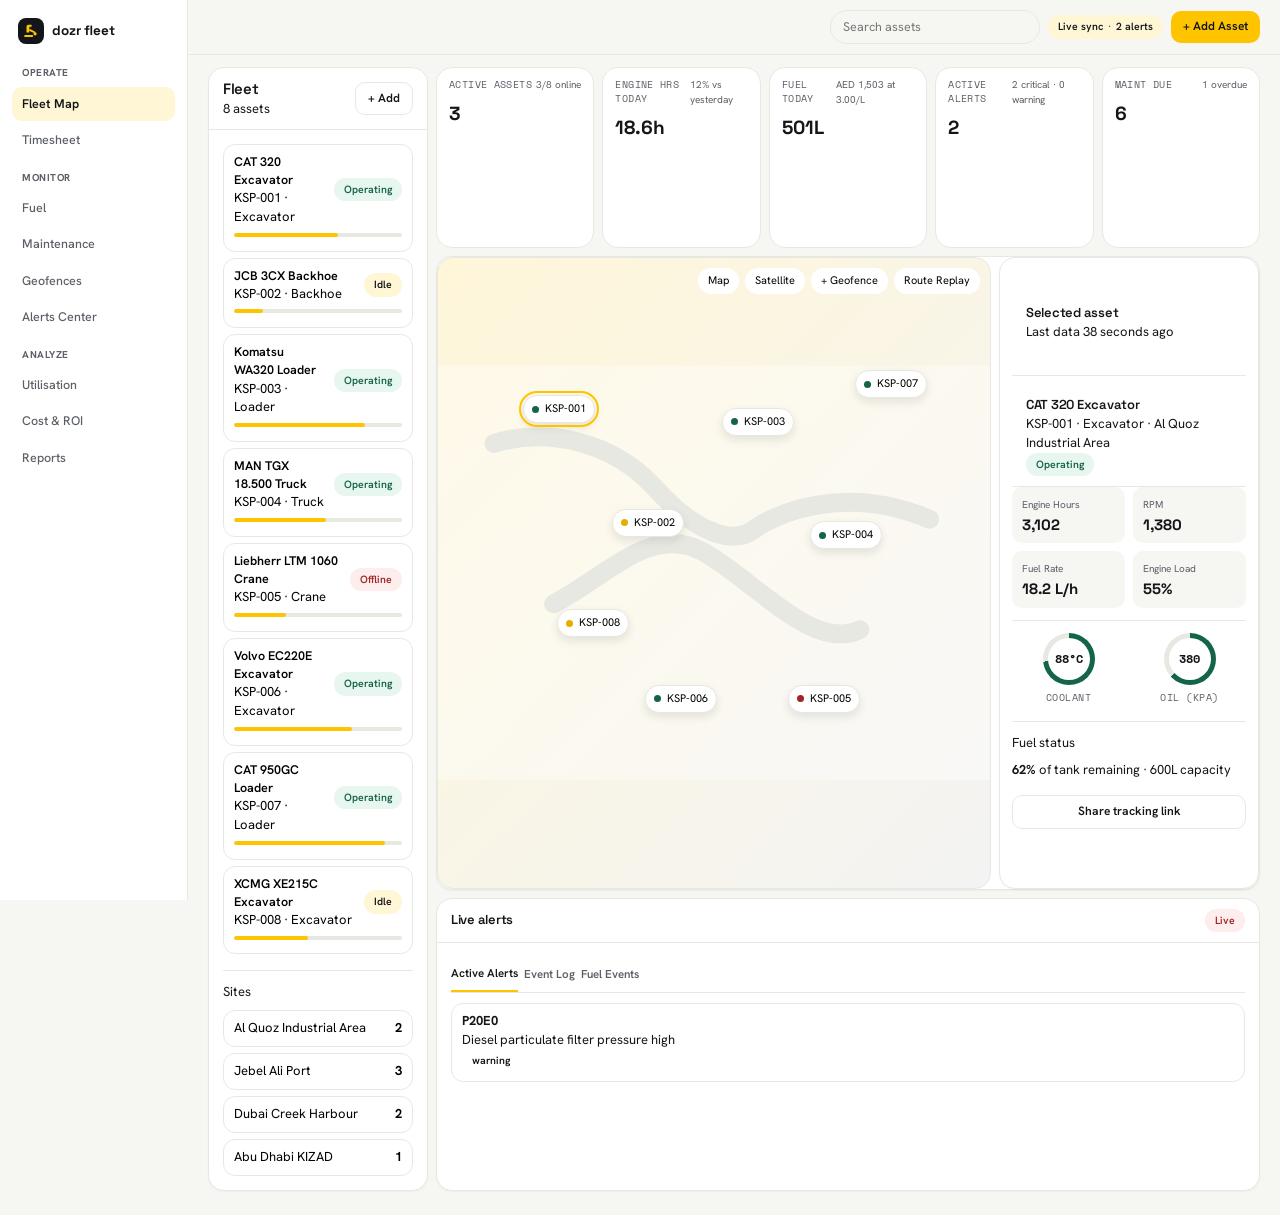
<file: index.html>
<!DOCTYPE html>
<html lang="en">
<head>
  <meta charset="UTF-8">
  <meta name="viewport" content="width=device-width, initial-scale=1.0">
  <title>Dozr Fleet — Fleet Map</title>
  <meta name="description" content="Dozr Fleet operations dashboard for asset tracking and fleet health.">
  <link rel="preconnect" href="https://fonts.googleapis.com">
  <link rel="preconnect" href="https://fonts.gstatic.com" crossorigin>
  <link href="https://fonts.googleapis.com/css2?family=Space+Grotesk:wght@400;500;600;700&family=Hanken+Grotesk:wght@400;500;600;700&family=Space+Mono:wght@400;700&display=swap" rel="stylesheet">
  <link rel="stylesheet" href="css/styles.css">
  <link rel="icon" type="image/svg+xml" href="assets/favicon.svg">
</head>
<body data-page="fleet-map">
  <a class="skip-link" href="#main-content">Skip to content</a>
  <h1 class="sr-only">Dozr Fleet — Fleet Map</h1>
    <div class="app-layout">
    <aside class="app-sidebar" data-nav-menu data-open="false">
      <a class="logo" href="index.html" aria-label="Dozr Fleet home">
        <span class="logo-mark"><svg width="20" height="20" viewBox="0 0 32 32" fill="none" aria-hidden="true"><path d="M12 6c-2 0-3.2 1.3-3.2 3.4V18.5h4.4V11c0-1.1.5-1.7 1.5-1.7H17V6z" fill="var(--yellow)"/><path d="M14.5 14.5 21.5 18" stroke="var(--yellow)" stroke-width="3" stroke-linecap="round"/><circle cx="22.5" cy="20.5" r="2.6" fill="var(--yellow)"/><path d="M6.5 24H18" stroke="var(--yellow)" stroke-width="3" stroke-linecap="round"/></svg></span>
        <span>dozr fleet</span>
      </a>
      <nav class="links" aria-label="Primary">
        <div class="nav-group-label">Operate</div>
        <a href="index.html" aria-current="page">Fleet Map</a>
        <a href="timesheet.html">Timesheet</a>
        
        <div class="nav-group-label">Monitor</div>
        <a href="fuel.html">Fuel</a>
        <a href="maintenance.html">Maintenance</a>
        <a href="geofences.html">Geofences</a>
        <a href="alerts.html">Alerts Center</a>

        <div class="nav-group-label">Analyze</div>
        <a href="utilisation.html">Utilisation</a>
        <a href="cost-roi.html">Cost &amp; ROI</a>
        <a href="reports.html">Reports</a>
</nav>
    </aside>

    <div class="app-content">
      <header class="app-header">
        <button class="nav-toggle" type="button" data-nav-toggle aria-expanded="false">Menu</button>
        <div class="nav-actions">

        <label class="search-field" for="fleet-search">
          <span class="eyebrow sr-only">Search</span>
          <input id="fleet-search" type="search" placeholder="Search assets">
        </label>
        <span class="status-combo">
          <span data-live-status>Live sync</span>
          <span class="dot-sep" aria-hidden="true">&middot;</span>
          <span data-alert-count>2 alerts</span>
        </span>
        <button class="btn btn-primary" type="button">+ Add Asset</button>
      
        </div>
      </header>

      <main id="main-content">
    <section class="container page-shell">
      <div class="sidebar-layout">
        <aside class="panel" aria-label="Fleet asset list">
          <div class="panel-header">
            <div>
              <h2>Fleet</h2>
              <p class="text-muted">8 assets</p>
            </div>
            <button class="btn btn-secondary" type="button">+ Add</button>
          </div>
          <div class="panel-body">
            <div class="asset-list" id="asset-list"></div>
            <div class="divider" style="margin-top:16px; margin-bottom:12px; border-top: 1px solid var(--line);"></div>
            <div class="eyebrow" style="margin-bottom: 8px;">Sites</div>
            <div class="site-list" id="site-list"></div>
          </div>
        </aside>

        <div class="page-shell">
          <section class="stats-grid" id="summary-strip" aria-label="Fleet summary"></section>

          <section class="panel map-card" aria-label="Fleet map view">
            <div class="map-surface" role="img" aria-label="Static fleet map with asset positions">
              <svg viewBox="0 0 640 480" aria-hidden="true">
                <rect x="0" y="0" width="640" height="480" fill="rgba(255,255,255,0.35)"></rect>
                <path d="M65 90 C130 70, 205 90, 252 142 S342 208, 366 190 S470 136, 570 178" fill="none" stroke="var(--line)" stroke-width="22" stroke-linecap="round"></path>
                <path d="M134 276 C196 244, 248 182, 308 216 S435 332, 489 306" fill="none" stroke="var(--line)" stroke-width="22" stroke-linecap="round"></path>
              </svg>
              <div class="map-control">
                <button type="button">Map</button>
                <button type="button">Satellite</button>
                <button type="button">+ Geofence</button>
                <button type="button">Route Replay</button>
              </div>
              <div id="map-markers" class="map-markers" aria-label="Asset markers"></div>
            </div>
            <aside class="panel detail-card" aria-labelledby="asset-detail-heading">
              <div class="panel-header">
                <div>
                  <h3 id="asset-detail-heading">Selected asset</h3>
                  <p class="text-muted" data-last-updated>Updated 09 Jul 2026</p>
                </div>
              </div>
              <div id="asset-detail"></div>
            </aside>
          </section>

          <section class="panel" aria-labelledby="alerts-heading">
            <div class="panel-header">
              <h3 id="alerts-heading">Live alerts</h3>
              <span class="status-chip" data-status="critical">Live</span>
            </div>
            <div class="panel-body">
              <div class="tab-row" role="tablist" aria-label="Alert feeds">
                <button type="button" role="tab" aria-selected="true">Active Alerts</button>
                <button type="button" role="tab" aria-selected="false">Event Log</button>
                <button type="button" role="tab" aria-selected="false">Fuel Events</button>
              </div>
              <div class="alert-feed" id="alert-feed" aria-live="polite"></div>
            </div>
          </section>
        </div>
      </div>
    </section>
  
  <dialog id="trip-history-modal" class="modal">
    <div class="modal-content" style="width: 1000px;">
      <div class="modal-header">
        <h3>Trip History & Playback</h3>
        <button class="close-btn" onclick="document.getElementById('trip-history-modal').close()">×</button>
      </div>
      <div class="modal-body">
        <div class="sidebar-layout">
          <aside class="panel">
            <div class="panel-header">
              <h3>Trip Selection</h3>
            </div>
            <div class="panel-body" style="display: flex; flex-direction: column; gap: 16px;">
              <label style="display: flex; flex-direction: column; gap: 4px;">
                <span class="eyebrow">Vehicle</span>
                <select id="trip-vehicle-select" class="form-input">
                  <!-- Populated by JS -->
                </select>
              </label>
              <label style="display: flex; flex-direction: column; gap: 4px;">
                <span class="eyebrow">Date</span>
                <input type="date" id="trip-date-select" value="2026-07-09" class="form-input">
              </label>
            </div>
            <div class="panel-header" style="margin-top: 16px; border-top: 1px solid var(--line); padding-top: 16px;">
              <h3>Trip Details</h3>
            </div>
            <div class="panel-body" id="trip-details-panel">
              <p class="text-muted">Select a vehicle and date to view trip history.</p>
            </div>
          </aside>

          <section class="panel map-card" aria-label="Trip playback view" style="flex: 1; display: flex; flex-direction: column; grid-template-columns: 1fr;">
            <div class="map-surface" role="img" aria-label="Trip route map" style="flex: 1; min-height: 400px; position: relative;">
              <svg viewBox="0 0 640 480" aria-hidden="true" id="trip-map-svg">
                <rect x="0" y="0" width="640" height="480" fill="rgba(255,255,255,0.35)"></rect>
              </svg>
              <div id="trip-map-markers" class="map-markers"></div>
            </div>
            
            <div style="padding: 16px; background: var(--surface); border-top: 1px solid var(--line);">
              <div style="display: flex; align-items: center; gap: 16px;">
                <button class="btn btn-secondary" id="trip-play-btn" type="button" style="min-width: 80px;">Play</button>
                <div style="flex: 1;">
                  <div style="display: flex; justify-content: space-between; font-size: 13px; font-family: 'Space Mono', monospace; color: var(--slate);">
                    <span id="trip-start-time">--:--</span>
                    <span id="trip-current-time" style="color: var(--ink); font-weight: bold;">--:--</span>
                    <span id="trip-end-time">--:--</span>
                  </div>
                  <div id="trip-scrubber-track" style="position: relative; width: 100%; height: 6px; background: var(--line); border-radius: 3px; margin: 8px 0; cursor: pointer;">
                    <div id="trip-scrubber-fill" style="position: absolute; top: 0; left: 0; height: 100%; background: var(--green); border-radius: 3px; width: 0%;"></div>
                    <div id="trip-scrubber-handle" style="position: absolute; top: 50%; transform: translate(-50%, -50%); width: 16px; height: 16px; background: var(--surface); border: 2px solid var(--ink); border-radius: 50%; left: 0%;"></div>
                  </div>
                </div>
              </div>
            </div>
          </section>
        </div>
      </div>
    </div>
  </dialog>

      </main>
    </div>
  </div>

  <script src="data/fleet.js" defer></script>
  <script src="js/main.js" defer></script>
</body>
</html>
</file>
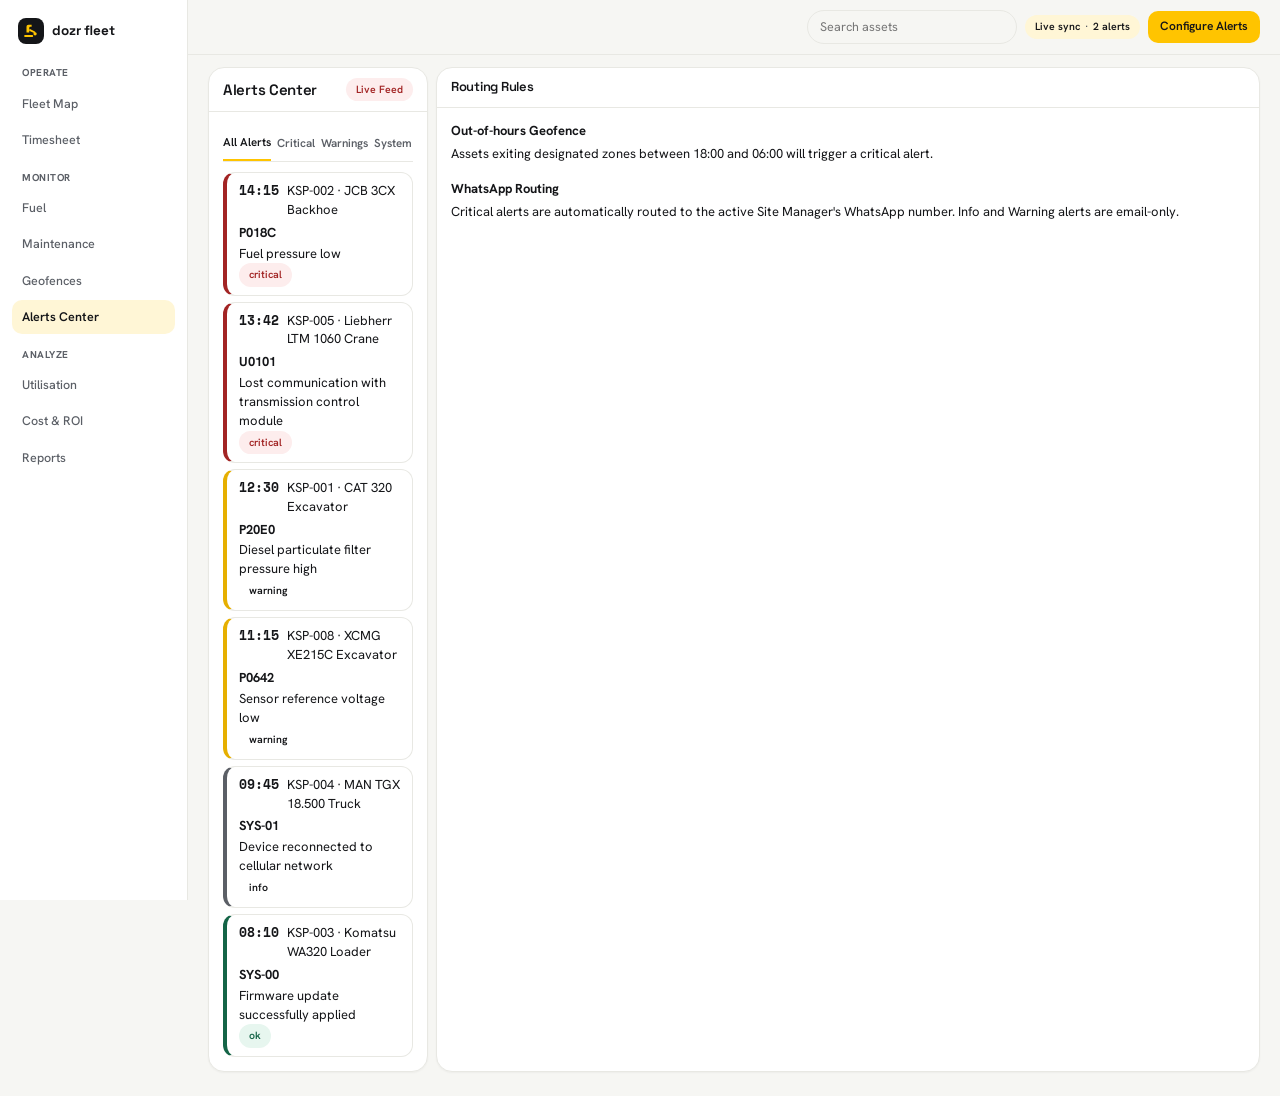
<file: alerts.html>
<!DOCTYPE html>
<html lang="en">
<head>
  <meta charset="UTF-8">
  <meta name="viewport" content="width=device-width, initial-scale=1.0">
  <title>Dozr Fleet — Alerts Center</title>
  <meta name="description" content="Dozr Fleet alerts center for monitoring system, vehicle, and operational alerts.">
  <link rel="preconnect" href="https://fonts.googleapis.com">
  <link rel="preconnect" href="https://fonts.gstatic.com" crossorigin>
  <link href="https://fonts.googleapis.com/css2?family=Space+Grotesk:wght@400;500;600;700&family=Hanken+Grotesk:wght@400;500;600;700&family=Space+Mono:wght@400;700&display=swap" rel="stylesheet">
  <link rel="stylesheet" href="css/styles.css">
  <link rel="icon" type="image/svg+xml" href="assets/favicon.svg">
</head>
<body data-page="alerts">
  <a class="skip-link" href="#main-content">Skip to content</a>
  <h1 class="sr-only">Dozr Fleet — Alerts Center</h1>
    <div class="app-layout">
    <aside class="app-sidebar" data-nav-menu data-open="false">
      <a class="logo" href="index.html" aria-label="Dozr Fleet home">
        <span class="logo-mark"><svg width="20" height="20" viewBox="0 0 32 32" fill="none" aria-hidden="true"><path d="M12 6c-2 0-3.2 1.3-3.2 3.4V18.5h4.4V11c0-1.1.5-1.7 1.5-1.7H17V6z" fill="var(--yellow)"/><path d="M14.5 14.5 21.5 18" stroke="var(--yellow)" stroke-width="3" stroke-linecap="round"/><circle cx="22.5" cy="20.5" r="2.6" fill="var(--yellow)"/><path d="M6.5 24H18" stroke="var(--yellow)" stroke-width="3" stroke-linecap="round"/></svg></span>
        <span>dozr fleet</span>
      </a>
      <nav class="links" aria-label="Primary">
        <div class="nav-group-label">Operate</div>
        <a href="index.html">Fleet Map</a>
        <a href="timesheet.html">Timesheet</a>
        
        <div class="nav-group-label">Monitor</div>
        <a href="fuel.html">Fuel</a>
        <a href="maintenance.html">Maintenance</a>
        <a href="geofences.html">Geofences</a>
        <a href="alerts.html" aria-current="page">Alerts Center</a>

        <div class="nav-group-label">Analyze</div>
        <a href="utilisation.html">Utilisation</a>
        <a href="cost-roi.html">Cost &amp; ROI</a>
        <a href="reports.html">Reports</a>
</nav>
    </aside>

    <div class="app-content">
      <header class="app-header">
        <button class="nav-toggle" type="button" data-nav-toggle aria-expanded="false">Menu</button>
        <div class="nav-actions">

        <label class="search-field" for="fleet-search">
          <span class="eyebrow sr-only">Search</span>
          <input id="fleet-search" type="search" placeholder="Search assets">
        </label>
        <span class="status-combo">
          <span data-live-status>Live sync</span>
          <span class="dot-sep" aria-hidden="true">&middot;</span>
          <span data-alert-count>2 alerts</span>
        </span>
        <button class="btn btn-primary" type="button">Configure Alerts</button>
      
        </div>
      </header>

      <main id="main-content">
    <section class="container page-shell">
      <div class="sidebar-layout">
        <div class="page-shell">
          <section class="panel" aria-labelledby="alerts-heading">
            <div class="panel-header">
              <h2 id="alerts-heading">Alerts Center</h2>
              <span class="status-chip" data-status="critical">Live Feed</span>
            </div>
            <div class="panel-body">
              <div class="tab-row" role="tablist" aria-label="Alert feeds">
                <button type="button" role="tab" aria-selected="true">All Alerts</button>
                <button type="button" role="tab" aria-selected="false">Critical</button>
                <button type="button" role="tab" aria-selected="false">Warnings</button>
                <button type="button" role="tab" aria-selected="false">System</button>
              </div>
              <div class="alert-feed" id="alerts-center-feed" aria-live="polite"></div>
            </div>
          </section>
        </div>
        
        <aside class="panel">
          <div class="panel-header">
            <h3>Routing Rules</h3>
          </div>
          <div class="panel-body">
            <div class="note-block">
              <p><strong>Out-of-hours Geofence</strong></p>
              <p class="text-muted" style="margin-top: 4px; font-size: 13px;">Assets exiting designated zones between 18:00 and 06:00 will trigger a critical alert.</p>
            </div>
            <div class="note-block" style="margin-top: 16px;">
              <p><strong>WhatsApp Routing</strong></p>
              <p class="text-muted" style="margin-top: 4px; font-size: 13px;">Critical alerts are automatically routed to the active Site Manager's WhatsApp number. Info and Warning alerts are email-only.</p>
            </div>
          </div>
        </aside>
      </div>
    </section>
        </main>
    </div>
  </div>

  <script src="data/fleet.js" defer></script>
  <script src="js/main.js" defer></script>
</body>
</html>
</file>
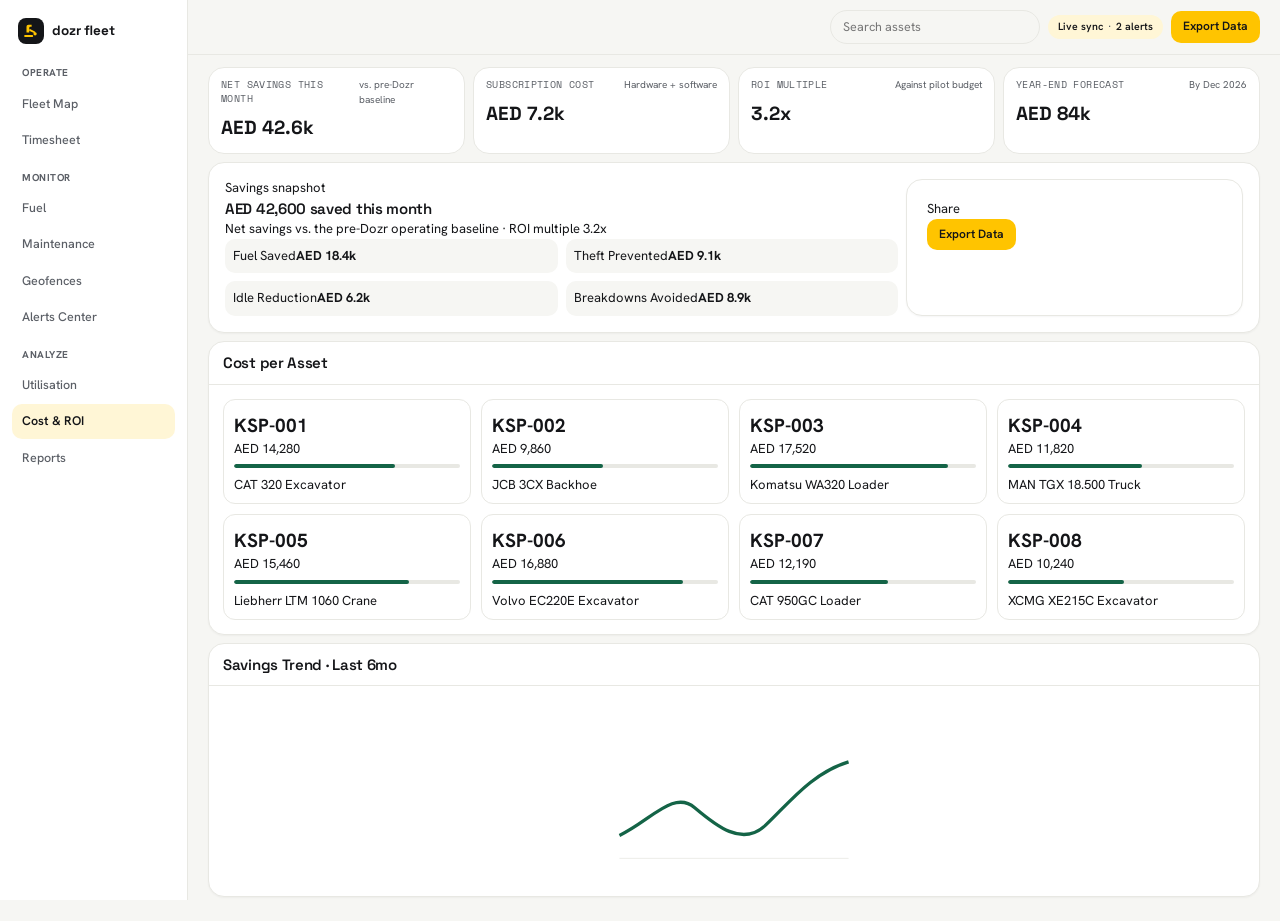
<file: cost-roi.html>
<!DOCTYPE html>
<html lang="en">
<head>
  <meta charset="UTF-8">
  <meta name="viewport" content="width=device-width, initial-scale=1.0">
  <title>Dozr Fleet — Cost & ROI</title>
  <meta name="description" content="Dozr Fleet cost and return-on-investment reporting.">
  <link rel="preconnect" href="https://fonts.googleapis.com">
  <link rel="preconnect" href="https://fonts.gstatic.com" crossorigin>
  <link href="https://fonts.googleapis.com/css2?family=Space+Grotesk:wght@400;500;600;700&family=Hanken+Grotesk:wght@400;500;600;700&family=Space+Mono:wght@400;700&display=swap" rel="stylesheet">
  <link rel="stylesheet" href="css/styles.css">
  <link rel="icon" type="image/svg+xml" href="assets/favicon.svg">
</head>
<body data-page="cost-roi">
  <a class="skip-link" href="#main-content">Skip to content</a>
  <h1 class="sr-only">Dozr Fleet — Cost &amp; ROI</h1>
    <div class="app-layout">
    <aside class="app-sidebar" data-nav-menu data-open="false">
      <a class="logo" href="index.html" aria-label="Dozr Fleet home">
        <span class="logo-mark"><svg width="20" height="20" viewBox="0 0 32 32" fill="none" aria-hidden="true"><path d="M12 6c-2 0-3.2 1.3-3.2 3.4V18.5h4.4V11c0-1.1.5-1.7 1.5-1.7H17V6z" fill="var(--yellow)"/><path d="M14.5 14.5 21.5 18" stroke="var(--yellow)" stroke-width="3" stroke-linecap="round"/><circle cx="22.5" cy="20.5" r="2.6" fill="var(--yellow)"/><path d="M6.5 24H18" stroke="var(--yellow)" stroke-width="3" stroke-linecap="round"/></svg></span>
        <span>dozr fleet</span>
      </a>
      <nav class="links" aria-label="Primary">
        <div class="nav-group-label">Operate</div>
        <a href="index.html">Fleet Map</a>
        <a href="timesheet.html">Timesheet</a>
        
        <div class="nav-group-label">Monitor</div>
        <a href="fuel.html">Fuel</a>
        <a href="maintenance.html">Maintenance</a>
        <a href="geofences.html">Geofences</a>
        <a href="alerts.html">Alerts Center</a>

        <div class="nav-group-label">Analyze</div>
        <a href="utilisation.html">Utilisation</a>
        <a href="cost-roi.html" aria-current="page">Cost &amp; ROI</a>
        <a href="reports.html">Reports</a>
</nav>
    </aside>

    <div class="app-content">
      <header class="app-header">
        <button class="nav-toggle" type="button" data-nav-toggle aria-expanded="false">Menu</button>
        <div class="nav-actions">

        <label class="search-field" for="fleet-search">
          <span class="eyebrow sr-only">Search</span>
          <input id="fleet-search" type="search" placeholder="Search assets">
        </label>
        <span class="status-combo">
          <span data-live-status>Live sync</span>
          <span class="dot-sep" aria-hidden="true">&middot;</span>
          <span data-alert-count>2 alerts</span>
        </span>
        <button class="btn btn-primary" type="button">Export Data</button>
      
        </div>
      </header>

      <main id="main-content">
    <section class="container page-shell">
      <section class="summary-grid" id="summary-strip" aria-label="Cost and ROI summary"></section>
      <section class="panel hero-panel" aria-labelledby="savings-heading">
        <div id="hero-metrics"></div>
        <div class="panel" style="padding:20px;">
          <div class="eyebrow">Share</div>
          <button class="btn btn-primary" type="button">Export Data</button>
        </div>
      </section>
      <section class="panel" aria-labelledby="asset-cost-heading">
        <div class="panel-header">
          <h2 id="asset-cost-heading">Cost per Asset</h2>
        </div>
        <div class="panel-body bars-grid" id="cost-rows"></div>
      </section>
      <section class="panel" aria-labelledby="trend-heading">
        <div class="panel-header">
          <h2 id="trend-heading">Savings Trend · Last 6mo</h2>
        </div>
        <div class="panel-body chart">
          <div id="trend-chart"></div>
        </div>
      </section>
    </section>
        </main>
    </div>
  </div>

  <script src="data/fleet.js" defer></script>
  <script src="js/main.js" defer></script>
</body>
</html>
</file>
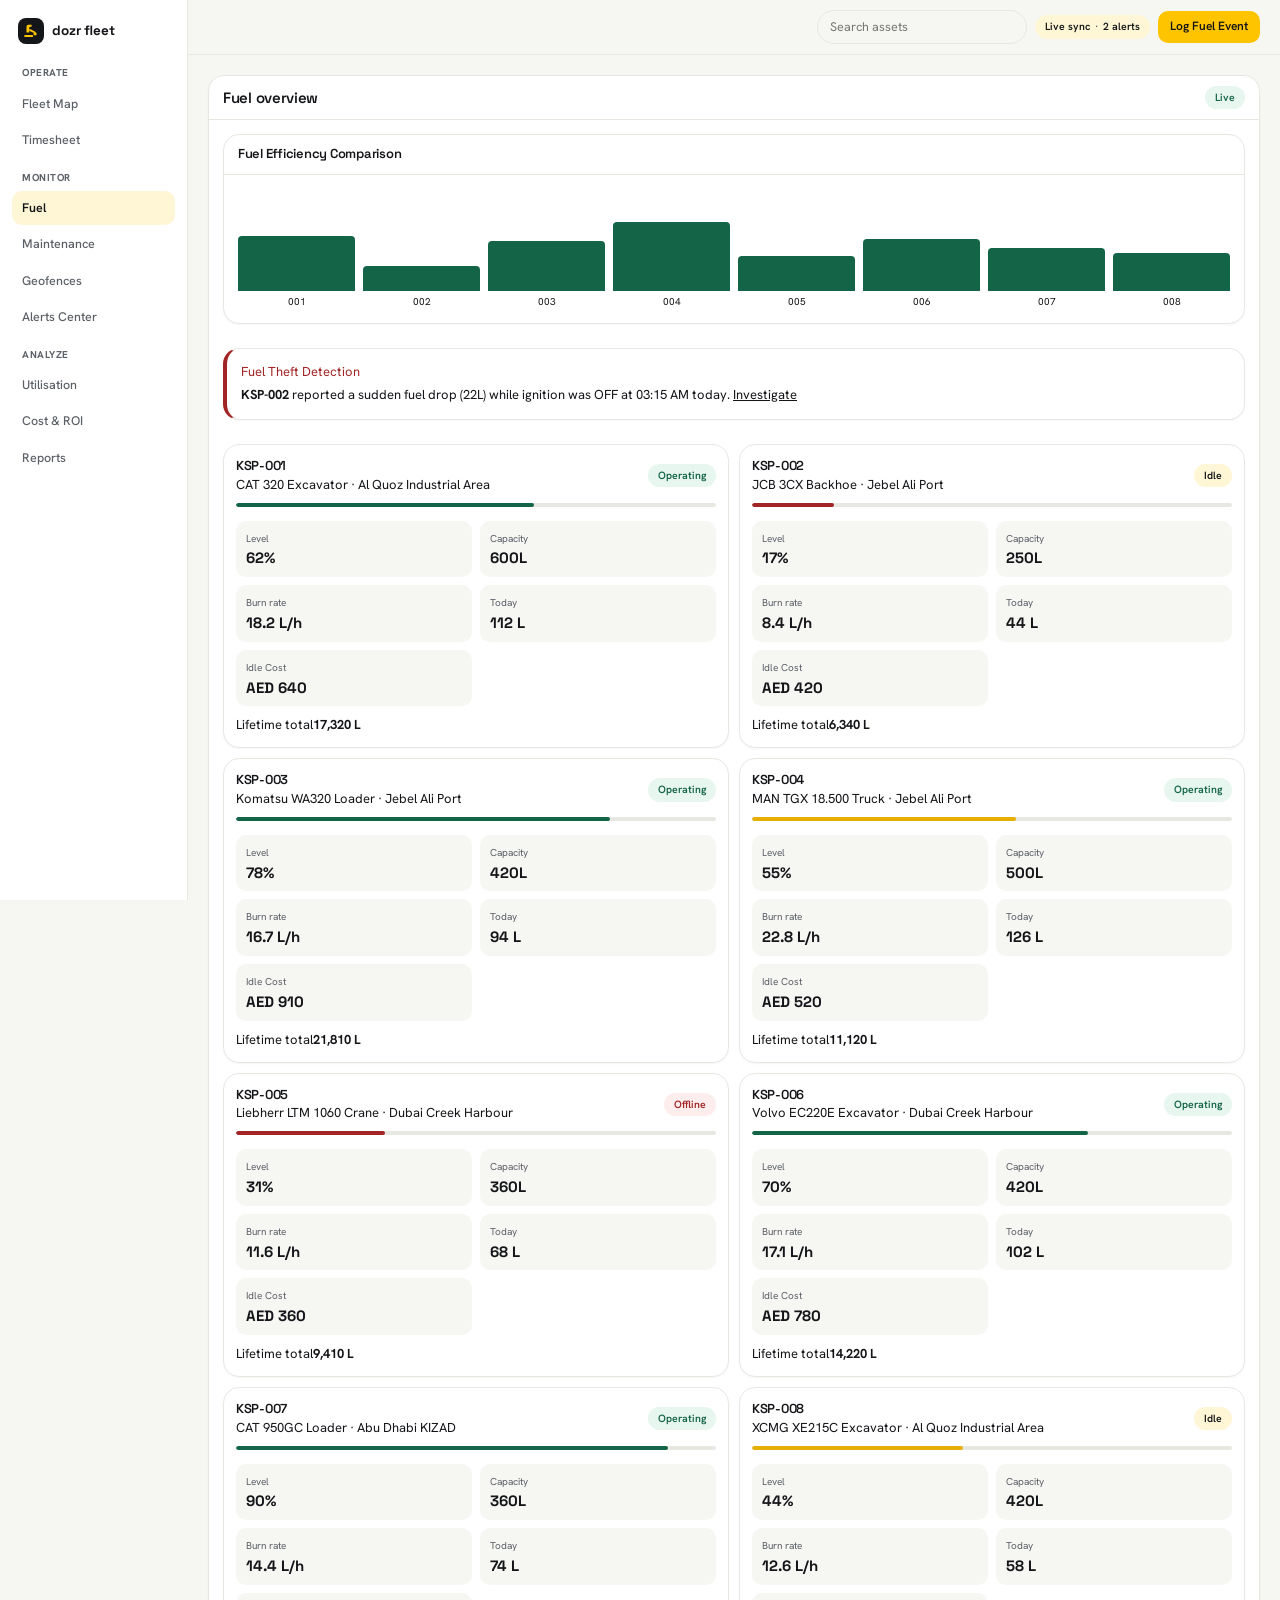
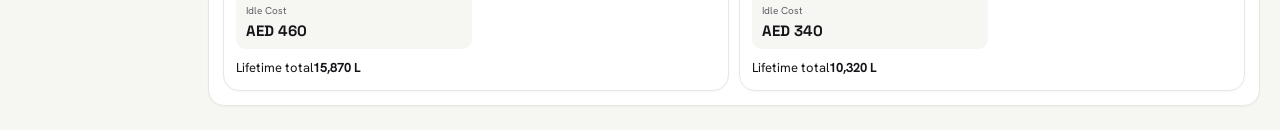
<file: fuel.html>
<!DOCTYPE html>
<html lang="en">
<head>
  <meta charset="UTF-8">
  <meta name="viewport" content="width=device-width, initial-scale=1.0">
  <title>Dozr Fleet — Fuel</title>
  <meta name="description" content="Dozr Fleet fuel monitoring view for consumption and tank levels.">
  <link rel="preconnect" href="https://fonts.googleapis.com">
  <link rel="preconnect" href="https://fonts.gstatic.com" crossorigin>
  <link href="https://fonts.googleapis.com/css2?family=Space+Grotesk:wght@400;500;600;700&family=Hanken+Grotesk:wght@400;500;600;700&family=Space+Mono:wght@400;700&display=swap" rel="stylesheet">
  <link rel="stylesheet" href="css/styles.css">
  <link rel="icon" type="image/svg+xml" href="assets/favicon.svg">
</head>
<body data-page="fuel">
  <a class="skip-link" href="#main-content">Skip to content</a>
  <h1 class="sr-only">Dozr Fleet — Fuel</h1>
    <div class="app-layout">
    <aside class="app-sidebar" data-nav-menu data-open="false">
      <a class="logo" href="index.html" aria-label="Dozr Fleet home">
        <span class="logo-mark"><svg width="20" height="20" viewBox="0 0 32 32" fill="none" aria-hidden="true"><path d="M12 6c-2 0-3.2 1.3-3.2 3.4V18.5h4.4V11c0-1.1.5-1.7 1.5-1.7H17V6z" fill="var(--yellow)"/><path d="M14.5 14.5 21.5 18" stroke="var(--yellow)" stroke-width="3" stroke-linecap="round"/><circle cx="22.5" cy="20.5" r="2.6" fill="var(--yellow)"/><path d="M6.5 24H18" stroke="var(--yellow)" stroke-width="3" stroke-linecap="round"/></svg></span>
        <span>dozr fleet</span>
      </a>
      <nav class="links" aria-label="Primary">
        <div class="nav-group-label">Operate</div>
        <a href="index.html">Fleet Map</a>
        <a href="timesheet.html">Timesheet</a>
        
        <div class="nav-group-label">Monitor</div>
        <a href="fuel.html" aria-current="page">Fuel</a>
        <a href="maintenance.html">Maintenance</a>
        <a href="geofences.html">Geofences</a>
        <a href="alerts.html">Alerts Center</a>

        <div class="nav-group-label">Analyze</div>
        <a href="utilisation.html">Utilisation</a>
        <a href="cost-roi.html">Cost &amp; ROI</a>
        <a href="reports.html">Reports</a>
</nav>
    </aside>

    <div class="app-content">
      <header class="app-header">
        <button class="nav-toggle" type="button" data-nav-toggle aria-expanded="false">Menu</button>
        <div class="nav-actions">

        <label class="search-field" for="fleet-search">
          <span class="eyebrow sr-only">Search</span>
          <input id="fleet-search" type="search" placeholder="Search assets">
        </label>
        <span class="status-combo">
          <span data-live-status>Live sync</span>
          <span class="dot-sep" aria-hidden="true">&middot;</span>
          <span data-alert-count>2 alerts</span>
        </span>
        <button class="btn btn-primary" type="button">Log Fuel Event</button>
      
        </div>
      </header>

      <main id="main-content">
    <section class="container page-shell">
      <section class="summary-grid" id="summary-strip" aria-label="Fuel summary"></section>
      <section class="panel" aria-labelledby="fuel-heading">
        <div class="panel-header">
          <h2 id="fuel-heading">Fuel overview</h2>
          <span class="status-chip" data-status="ok">Live</span>
        </div>
        <div class="panel-body">
          <div class="fuel-card-grid" id="fuel-cards"></div>
        </div>
      </section>
    </section>
        </main>
    </div>
  </div>

  <script src="data/fleet.js" defer></script>
  <script src="js/main.js" defer></script>
</body>
</html>
</file>
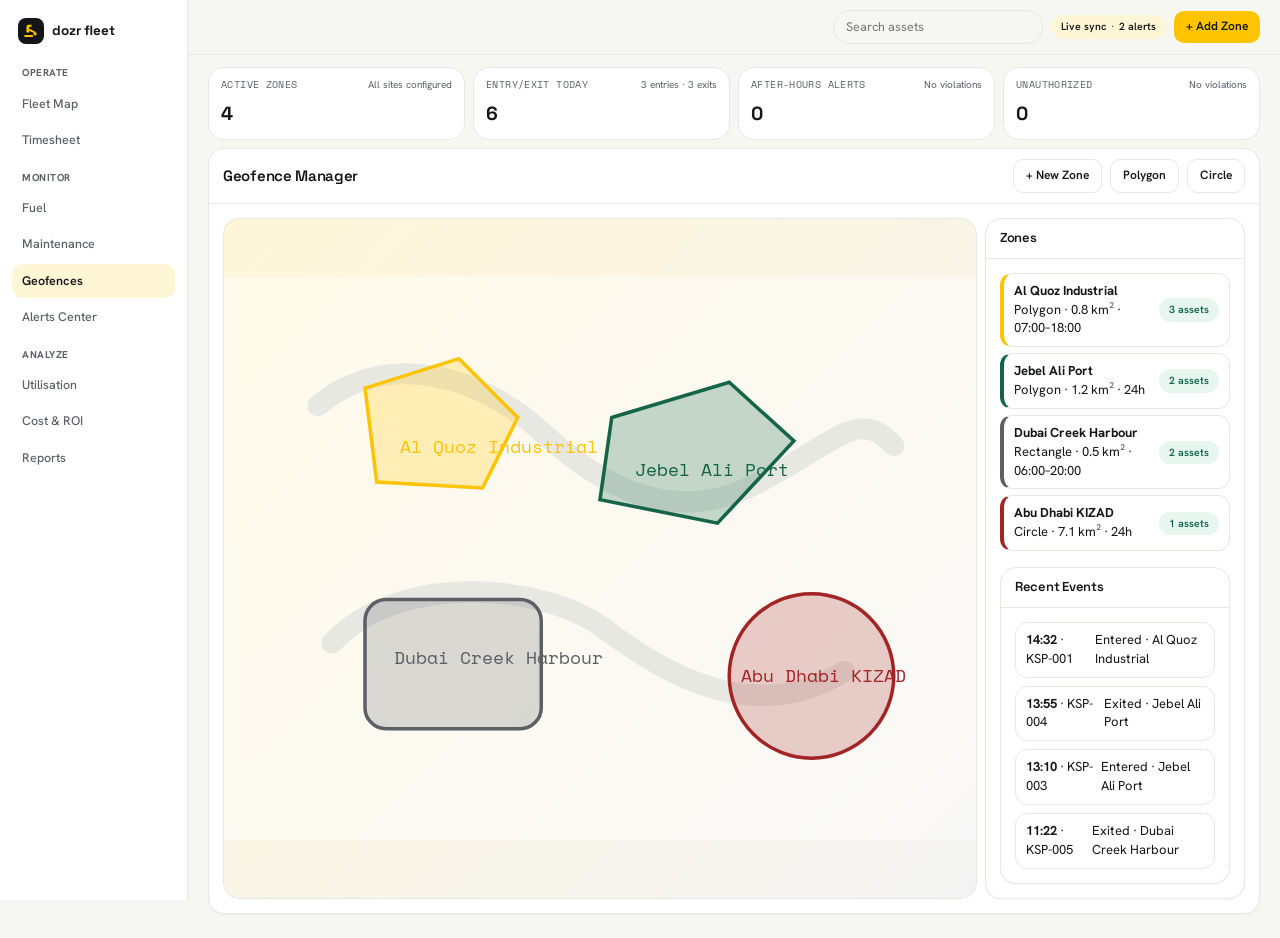
<file: geofences.html>
<!DOCTYPE html>
<html lang="en">
<head>
  <meta charset="UTF-8">
  <meta name="viewport" content="width=device-width, initial-scale=1.0">
  <title>Dozr Fleet — Geofences</title>
  <meta name="description" content="Dozr Fleet geofence management and event tracking.">
  <link rel="preconnect" href="https://fonts.googleapis.com">
  <link rel="preconnect" href="https://fonts.gstatic.com" crossorigin>
  <link href="https://fonts.googleapis.com/css2?family=Space+Grotesk:wght@400;500;600;700&family=Hanken+Grotesk:wght@400;500;600;700&family=Space+Mono:wght@400;700&display=swap" rel="stylesheet">
  <link rel="stylesheet" href="css/styles.css">
  <link rel="icon" type="image/svg+xml" href="assets/favicon.svg">
</head>
<body data-page="geofences">
  <a class="skip-link" href="#main-content">Skip to content</a>
  <h1 class="sr-only">Dozr Fleet — Geofences</h1>
    <div class="app-layout">
    <aside class="app-sidebar" data-nav-menu data-open="false">
      <a class="logo" href="index.html" aria-label="Dozr Fleet home">
        <span class="logo-mark"><svg width="20" height="20" viewBox="0 0 32 32" fill="none" aria-hidden="true"><path d="M12 6c-2 0-3.2 1.3-3.2 3.4V18.5h4.4V11c0-1.1.5-1.7 1.5-1.7H17V6z" fill="var(--yellow)"/><path d="M14.5 14.5 21.5 18" stroke="var(--yellow)" stroke-width="3" stroke-linecap="round"/><circle cx="22.5" cy="20.5" r="2.6" fill="var(--yellow)"/><path d="M6.5 24H18" stroke="var(--yellow)" stroke-width="3" stroke-linecap="round"/></svg></span>
        <span>dozr fleet</span>
      </a>
      <nav class="links" aria-label="Primary">
        <div class="nav-group-label">Operate</div>
        <a href="index.html">Fleet Map</a>
        <a href="timesheet.html">Timesheet</a>
        
        <div class="nav-group-label">Monitor</div>
        <a href="fuel.html">Fuel</a>
        <a href="maintenance.html">Maintenance</a>
        <a href="geofences.html" aria-current="page">Geofences</a>
        <a href="alerts.html">Alerts Center</a>

        <div class="nav-group-label">Analyze</div>
        <a href="utilisation.html">Utilisation</a>
        <a href="cost-roi.html">Cost &amp; ROI</a>
        <a href="reports.html">Reports</a>
</nav>
    </aside>

    <div class="app-content">
      <header class="app-header">
        <button class="nav-toggle" type="button" data-nav-toggle aria-expanded="false">Menu</button>
        <div class="nav-actions">

        <label class="search-field" for="fleet-search">
          <span class="eyebrow sr-only">Search</span>
          <input id="fleet-search" type="search" placeholder="Search assets">
        </label>
        <span class="status-combo">
          <span data-live-status>Live sync</span>
          <span class="dot-sep" aria-hidden="true">&middot;</span>
          <span data-alert-count>2 alerts</span>
        </span>
        <button class="btn btn-primary" type="button">+ Add Zone</button>
      
        </div>
      </header>

      <main id="main-content">
    <section class="container page-shell">
      <section class="summary-grid" id="summary-strip" aria-label="Geofence summary"></section>
      <section class="panel" aria-labelledby="manager-heading">
        <div class="panel-header">
          <h2 id="manager-heading">Geofence Manager</h2>
          <div class="nav-actions">
            <button class="btn btn-secondary" type="button">+ New Zone</button>
            <button class="btn btn-secondary" type="button">Polygon</button>
            <button class="btn btn-secondary" type="button">Circle</button>
          </div>
        </div>
        <div class="panel-body">
          <div class="map-card">
            <div class="map-surface" id="geofence-map" role="img" aria-label="Static map showing geofence zones"></div>
            <div class="panel">
              <div class="panel-header">
                <h3>Zones</h3>
              </div>
              <div class="panel-body">
                <div class="zone-list" id="zone-list"></div>
                <div class="panel" style="margin-top:16px;">
                  <div class="panel-header">
                    <h3>Recent Events</h3>
                  </div>
                  <div class="panel-body">
                    <div class="timeline" id="event-feed"></div>
                  </div>
                </div>
              </div>
            </div>
          </div>
        </div>
      </section>
    </section>
        </main>
    </div>
  </div>

  <script src="data/fleet.js" defer></script>
  <script src="js/main.js" defer></script>
</body>
</html>
</file>
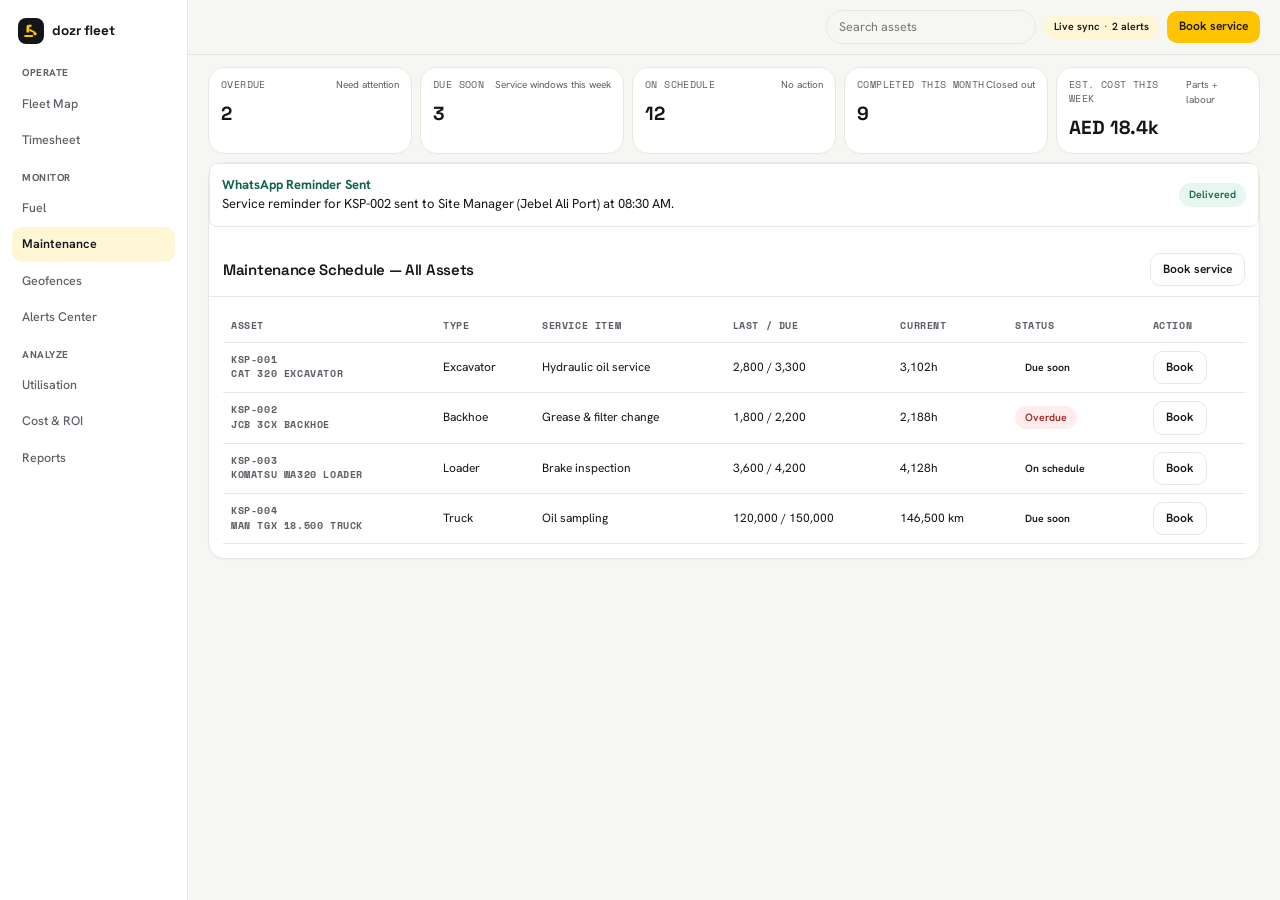
<file: maintenance.html>
<!DOCTYPE html>
<html lang="en">
<head>
  <meta charset="UTF-8">
  <meta name="viewport" content="width=device-width, initial-scale=1.0">
  <title>Dozr Fleet — Maintenance</title>
  <meta name="description" content="Dozr Fleet maintenance dashboard for service planning and due work.">
  <link rel="preconnect" href="https://fonts.googleapis.com">
  <link rel="preconnect" href="https://fonts.gstatic.com" crossorigin>
  <link href="https://fonts.googleapis.com/css2?family=Space+Grotesk:wght@400;500;600;700&family=Hanken+Grotesk:wght@400;500;600;700&family=Space+Mono:wght@400;700&display=swap" rel="stylesheet">
  <link rel="stylesheet" href="css/styles.css">
  <link rel="icon" type="image/svg+xml" href="assets/favicon.svg">
</head>
<body data-page="maintenance">
  <a class="skip-link" href="#main-content">Skip to content</a>
  <h1 class="sr-only">Dozr Fleet — Maintenance</h1>
    <div class="app-layout">
    <aside class="app-sidebar" data-nav-menu data-open="false">
      <a class="logo" href="index.html" aria-label="Dozr Fleet home">
        <span class="logo-mark"><svg width="20" height="20" viewBox="0 0 32 32" fill="none" aria-hidden="true"><path d="M12 6c-2 0-3.2 1.3-3.2 3.4V18.5h4.4V11c0-1.1.5-1.7 1.5-1.7H17V6z" fill="var(--yellow)"/><path d="M14.5 14.5 21.5 18" stroke="var(--yellow)" stroke-width="3" stroke-linecap="round"/><circle cx="22.5" cy="20.5" r="2.6" fill="var(--yellow)"/><path d="M6.5 24H18" stroke="var(--yellow)" stroke-width="3" stroke-linecap="round"/></svg></span>
        <span>dozr fleet</span>
      </a>
      <nav class="links" aria-label="Primary">
        <div class="nav-group-label">Operate</div>
        <a href="index.html">Fleet Map</a>
        <a href="timesheet.html">Timesheet</a>
        
        <div class="nav-group-label">Monitor</div>
        <a href="fuel.html">Fuel</a>
        <a href="maintenance.html" aria-current="page">Maintenance</a>
        <a href="geofences.html">Geofences</a>
        <a href="alerts.html">Alerts Center</a>

        <div class="nav-group-label">Analyze</div>
        <a href="utilisation.html">Utilisation</a>
        <a href="cost-roi.html">Cost &amp; ROI</a>
        <a href="reports.html">Reports</a>
</nav>
    </aside>

    <div class="app-content">
      <header class="app-header">
        <button class="nav-toggle" type="button" data-nav-toggle aria-expanded="false">Menu</button>
        <div class="nav-actions">

        <label class="search-field" for="fleet-search">
          <span class="eyebrow sr-only">Search</span>
          <input id="fleet-search" type="search" placeholder="Search assets">
        </label>
        <span class="status-combo">
          <span data-live-status>Live sync</span>
          <span class="dot-sep" aria-hidden="true">&middot;</span>
          <span data-alert-count>2 alerts</span>
        </span>
        <button class="btn btn-primary" type="button">Book service</button>
      
        </div>
      </header>

      <main id="main-content">
    <section class="container page-shell">
      <section class="summary-grid" id="summary-strip" aria-label="Maintenance summary"></section>
      <section class="panel" aria-labelledby="schedule-heading">
        <div class="panel-header">
          <h2 id="schedule-heading">Maintenance Schedule — All Assets</h2>
          <button class="btn btn-secondary" type="button">Book service</button>
        </div>
        <div class="panel-body table-wrap">
          <table>
            <thead>
              <tr>
                <th scope="col">Asset</th>
                <th scope="col">Type</th>
                <th scope="col">Service Item</th>
                <th scope="col">Last / Due</th>
                <th scope="col">Current</th>
                <th scope="col">Status</th>
                <th scope="col">Action</th>
              </tr>
            </thead>
            <tbody id="maintenance-table-body"></tbody>
          </table>
        </div>
      </section>
    </section>
        </main>
    </div>
  </div>

  <script src="data/fleet.js" defer></script>
  <script src="js/main.js" defer></script>
</body>
</html>
</file>
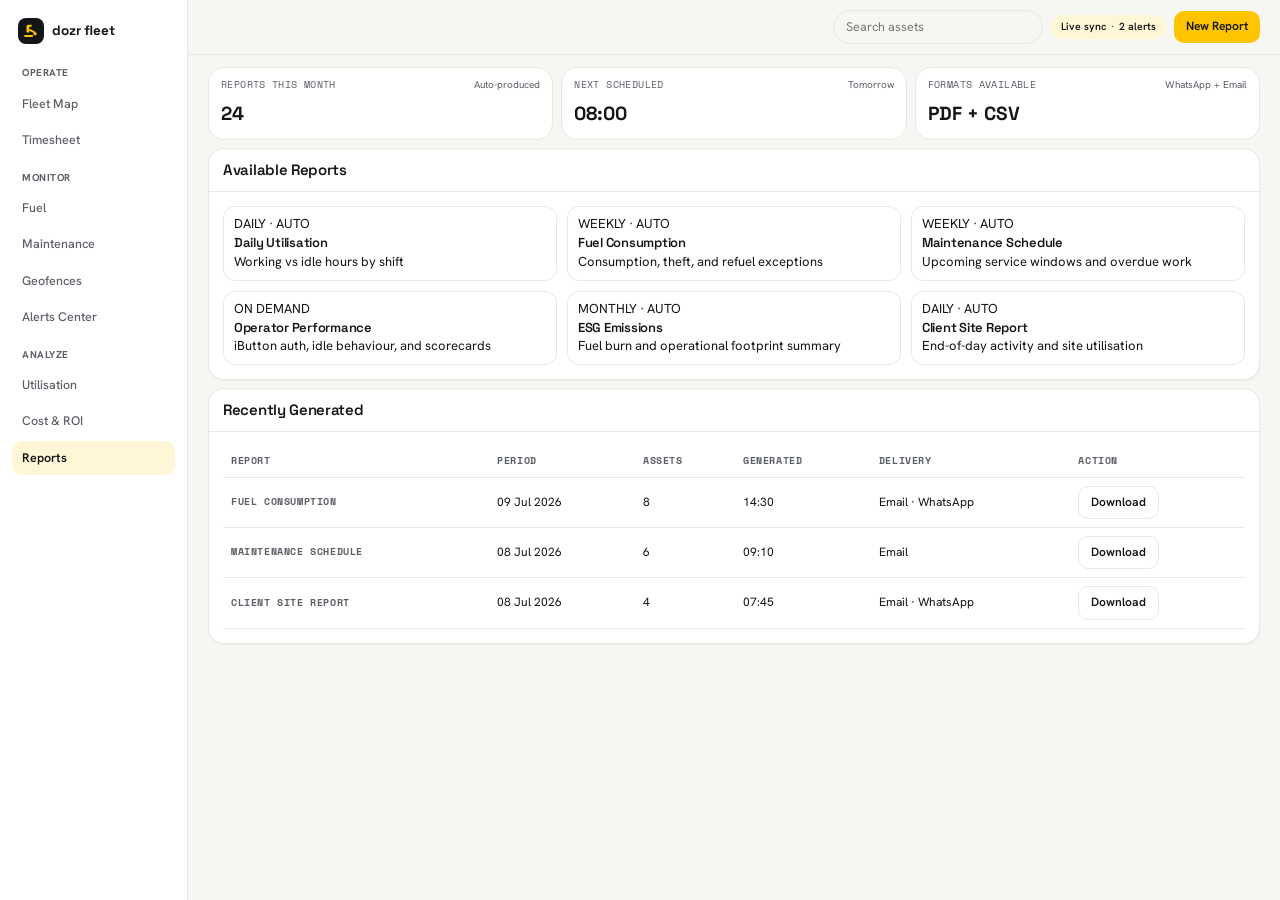
<file: reports.html>
<!DOCTYPE html>
<html lang="en">
<head>
  <meta charset="UTF-8">
  <meta name="viewport" content="width=device-width, initial-scale=1.0">
  <title>Dozr Fleet — Reports</title>
  <meta name="description" content="Dozr Fleet report library and recent report delivery history.">
  <link rel="preconnect" href="https://fonts.googleapis.com">
  <link rel="preconnect" href="https://fonts.gstatic.com" crossorigin>
  <link href="https://fonts.googleapis.com/css2?family=Space+Grotesk:wght@400;500;600;700&family=Hanken+Grotesk:wght@400;500;600;700&family=Space+Mono:wght@400;700&display=swap" rel="stylesheet">
  <link rel="stylesheet" href="css/styles.css">
  <link rel="icon" type="image/svg+xml" href="assets/favicon.svg">
</head>
<body data-page="reports">
  <a class="skip-link" href="#main-content">Skip to content</a>
  <h1 class="sr-only">Dozr Fleet — Reports</h1>
    <div class="app-layout">
    <aside class="app-sidebar" data-nav-menu data-open="false">
      <a class="logo" href="index.html" aria-label="Dozr Fleet home">
        <span class="logo-mark"><svg width="20" height="20" viewBox="0 0 32 32" fill="none" aria-hidden="true"><path d="M12 6c-2 0-3.2 1.3-3.2 3.4V18.5h4.4V11c0-1.1.5-1.7 1.5-1.7H17V6z" fill="var(--yellow)"/><path d="M14.5 14.5 21.5 18" stroke="var(--yellow)" stroke-width="3" stroke-linecap="round"/><circle cx="22.5" cy="20.5" r="2.6" fill="var(--yellow)"/><path d="M6.5 24H18" stroke="var(--yellow)" stroke-width="3" stroke-linecap="round"/></svg></span>
        <span>dozr fleet</span>
      </a>
      <nav class="links" aria-label="Primary">
        <div class="nav-group-label">Operate</div>
        <a href="index.html">Fleet Map</a>
        <a href="timesheet.html">Timesheet</a>
        
        <div class="nav-group-label">Monitor</div>
        <a href="fuel.html">Fuel</a>
        <a href="maintenance.html">Maintenance</a>
        <a href="geofences.html">Geofences</a>
        <a href="alerts.html">Alerts Center</a>

        <div class="nav-group-label">Analyze</div>
        <a href="utilisation.html">Utilisation</a>
        <a href="cost-roi.html">Cost &amp; ROI</a>
        <a href="reports.html" aria-current="page">Reports</a>
</nav>
    </aside>

    <div class="app-content">
      <header class="app-header">
        <button class="nav-toggle" type="button" data-nav-toggle aria-expanded="false">Menu</button>
        <div class="nav-actions">

        <label class="search-field" for="fleet-search">
          <span class="eyebrow sr-only">Search</span>
          <input id="fleet-search" type="search" placeholder="Search assets">
        </label>
        <span class="status-combo">
          <span data-live-status>Live sync</span>
          <span class="dot-sep" aria-hidden="true">&middot;</span>
          <span data-alert-count>2 alerts</span>
        </span>
        <button class="btn btn-primary" type="button">New Report</button>
      
        </div>
      </header>

      <main id="main-content">
    <section class="container page-shell">
      <section class="summary-grid" id="summary-strip" aria-label="Reports summary"></section>
      <section class="panel" aria-labelledby="available-heading">
        <div class="panel-header">
          <h2 id="available-heading">Available Reports</h2>
        </div>
        <div class="panel-body">
          <div class="report-grid" id="report-grid"></div>
        </div>
      </section>
      <section class="panel" aria-labelledby="recent-heading">
        <div class="panel-header">
          <h2 id="recent-heading">Recently Generated</h2>
        </div>
        <div class="panel-body table-wrap">
          <table>
            <thead>
              <tr>
                <th scope="col">Report</th>
                <th scope="col">Period</th>
                <th scope="col">Assets</th>
                <th scope="col">Generated</th>
                <th scope="col">Delivery</th>
                <th scope="col">Action</th>
              </tr>
            </thead>
            <tbody id="recent-table-body"></tbody>
          </table>
        </div>
      </section>
    </section>
        </main>
    </div>
  </div>

  <script src="data/fleet.js" defer></script>
  <script src="js/main.js" defer></script>
</body>
</html>
</file>
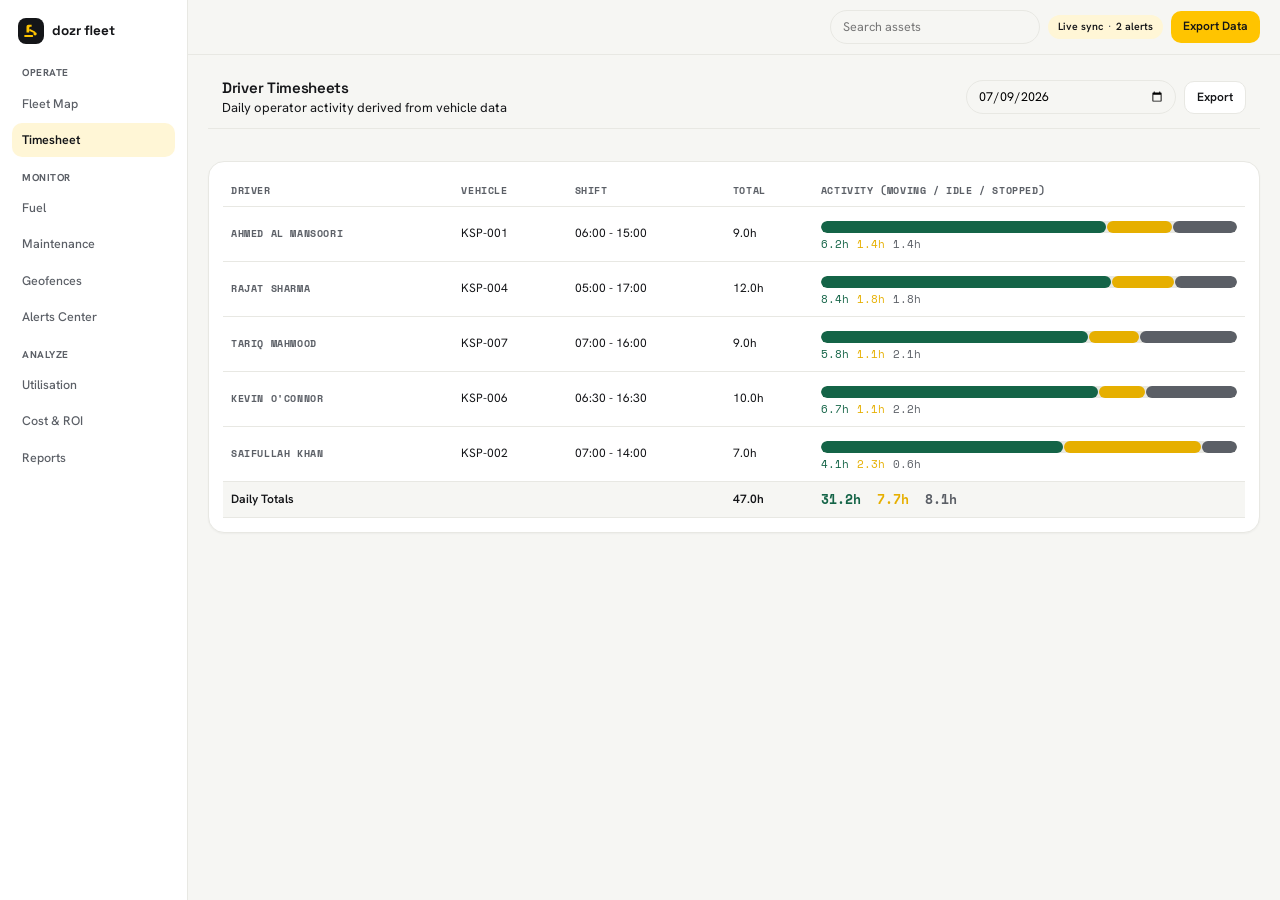
<file: timesheet.html>
<!DOCTYPE html>
<html lang="en">
<head>
  <meta charset="UTF-8">
  <meta name="viewport" content="width=device-width, initial-scale=1.0">
  <title>Dozr Fleet — Timesheet</title>
  <meta name="description" content="Dozr Fleet driver timesheet and activity hours.">
  <link rel="preconnect" href="https://fonts.googleapis.com">
  <link rel="preconnect" href="https://fonts.gstatic.com" crossorigin>
  <link href="https://fonts.googleapis.com/css2?family=Space+Grotesk:wght@400;500;600;700&family=Hanken+Grotesk:wght@400;500;600;700&family=Space+Mono:wght@400;700&display=swap" rel="stylesheet">
  <link rel="stylesheet" href="css/styles.css">
  <link rel="icon" type="image/svg+xml" href="assets/favicon.svg">
</head>
<body data-page="timesheet">
  <a class="skip-link" href="#main-content">Skip to content</a>
  <h1 class="sr-only">Dozr Fleet — Timesheet</h1>
    <div class="app-layout">
    <aside class="app-sidebar" data-nav-menu data-open="false">
      <a class="logo" href="index.html" aria-label="Dozr Fleet home">
        <span class="logo-mark"><svg width="20" height="20" viewBox="0 0 32 32" fill="none" aria-hidden="true"><path d="M12 6c-2 0-3.2 1.3-3.2 3.4V18.5h4.4V11c0-1.1.5-1.7 1.5-1.7H17V6z" fill="var(--yellow)"/><path d="M14.5 14.5 21.5 18" stroke="var(--yellow)" stroke-width="3" stroke-linecap="round"/><circle cx="22.5" cy="20.5" r="2.6" fill="var(--yellow)"/><path d="M6.5 24H18" stroke="var(--yellow)" stroke-width="3" stroke-linecap="round"/></svg></span>
        <span>dozr fleet</span>
      </a>
      <nav class="links" aria-label="Primary">
        <div class="nav-group-label">Operate</div>
        <a href="index.html">Fleet Map</a>
        <a href="timesheet.html" aria-current="page">Timesheet</a>
        
        <div class="nav-group-label">Monitor</div>
        <a href="fuel.html">Fuel</a>
        <a href="maintenance.html">Maintenance</a>
        <a href="geofences.html">Geofences</a>
        <a href="alerts.html">Alerts Center</a>

        <div class="nav-group-label">Analyze</div>
        <a href="utilisation.html">Utilisation</a>
        <a href="cost-roi.html">Cost &amp; ROI</a>
        <a href="reports.html">Reports</a>
</nav>
    </aside>

    <div class="app-content">
      <header class="app-header">
        <button class="nav-toggle" type="button" data-nav-toggle aria-expanded="false">Menu</button>
        <div class="nav-actions">

        <label class="search-field" for="fleet-search">
          <span class="eyebrow sr-only">Search</span>
          <input id="fleet-search" type="search" placeholder="Search assets">
        </label>
        <span class="status-combo">
          <span data-live-status>Live sync</span>
          <span class="dot-sep" aria-hidden="true">&middot;</span>
          <span data-alert-count>2 alerts</span>
        </span>
        <button class="btn btn-primary" type="button">Export Data</button>
      
        </div>
      </header>

      <main id="main-content">
    <section class="container page-shell">
      <div class="panel-header" style="margin-bottom: 24px;">
        <div>
          <h2 id="schedule-heading">Driver Timesheets</h2>
          <p class="text-muted">Daily operator activity derived from vehicle data</p>
        </div>
        <div class="nav-actions" style="gap: 8px;">
          <label class="search-field" for="timesheet-date">
            <span class="eyebrow sr-only">Date</span>
            <input type="date" id="timesheet-date" value="2026-07-09">
          </label>
          <button class="btn btn-secondary" type="button">Export</button>
        </div>
      </div>

      <section class="panel" aria-labelledby="schedule-heading">
        <div class="panel-body table-wrap">
          <table>
            <thead>
              <tr>
                <th scope="col">Driver</th>
                <th scope="col">Vehicle</th>
                <th scope="col">Shift</th>
                <th scope="col">Total</th>
                <th scope="col" style="min-width: 200px;">Activity (Moving / Idle / Stopped)</th>
              </tr>
            </thead>
            <tbody id="timesheet-table-body">
              <!-- JS will populate rows -->
            </tbody>
            <tfoot style="background: var(--canvas); font-weight: 600;">
              <tr>
                <td colspan="3">Daily Totals</td>
                <td id="timesheet-total-hours">0h</td>
                <td>
                  <div style="display: flex; gap: 16px; font-size: 13px; font-family: 'Space Mono', monospace;">
                    <span style="color: var(--green);" id="timesheet-total-moving">0h</span>
                    <span style="color: var(--yellow-dark);" id="timesheet-total-idle">0h</span>
                    <span style="color: var(--slate);" id="timesheet-total-stopped">0h</span>
                  </div>
                </td>
              </tr>
            </tfoot>
          </table>
        </div>
      </section>
    </section>
        </main>
    </div>
  </div>

  <script src="data/fleet.js" defer></script>
  <script src="js/main.js" defer></script>
</body>
</html>
</file>
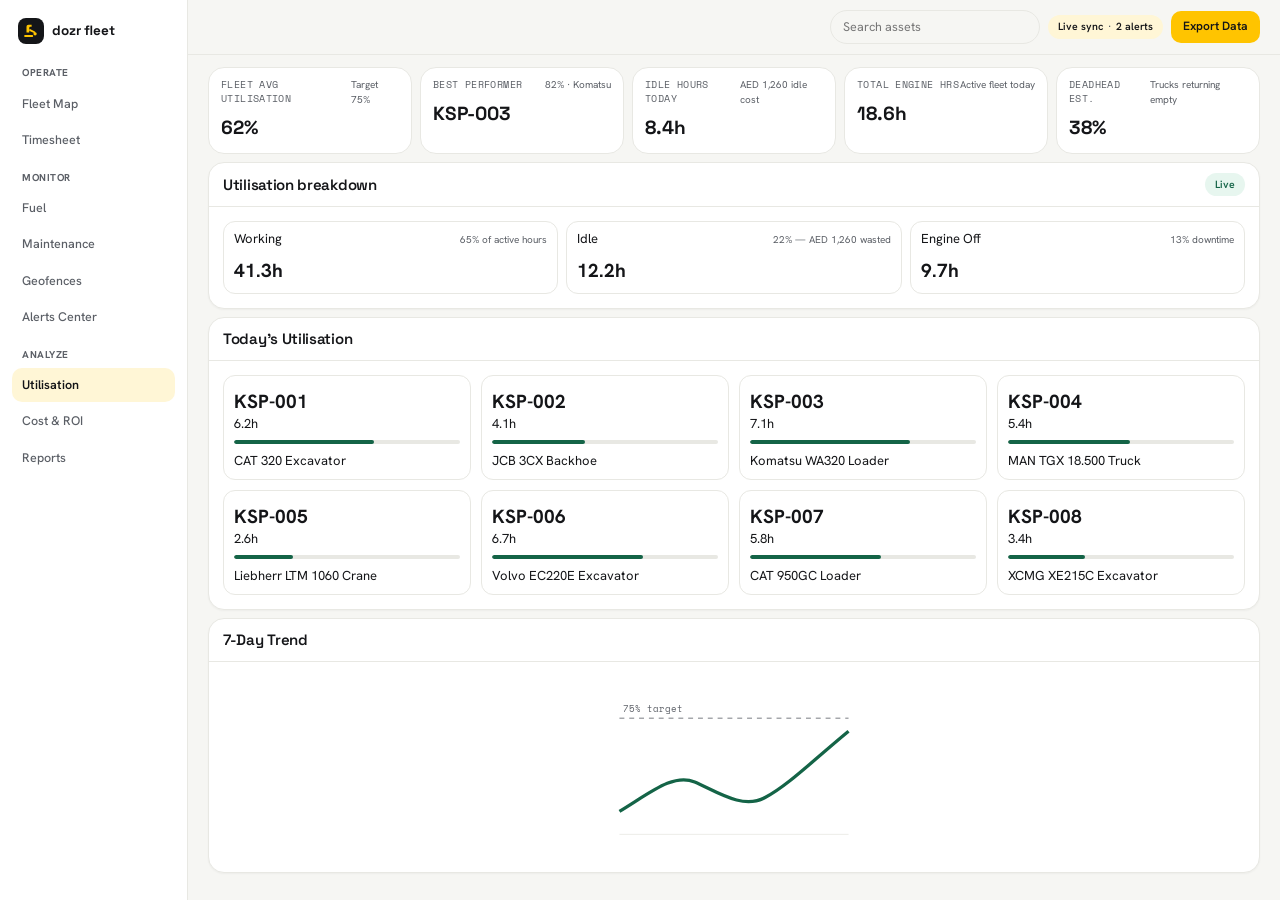
<file: utilisation.html>
<!DOCTYPE html>
<html lang="en">
<head>
  <meta charset="UTF-8">
  <meta name="viewport" content="width=device-width, initial-scale=1.0">
  <title>Dozr Fleet — Utilisation</title>
  <meta name="description" content="Dozr Fleet utilisation and idle-time monitoring.">
  <link rel="preconnect" href="https://fonts.googleapis.com">
  <link rel="preconnect" href="https://fonts.gstatic.com" crossorigin>
  <link href="https://fonts.googleapis.com/css2?family=Space+Grotesk:wght@400;500;600;700&family=Hanken+Grotesk:wght@400;500;600;700&family=Space+Mono:wght@400;700&display=swap" rel="stylesheet">
  <link rel="stylesheet" href="css/styles.css">
  <link rel="icon" type="image/svg+xml" href="assets/favicon.svg">
</head>
<body data-page="utilisation">
  <a class="skip-link" href="#main-content">Skip to content</a>
  <h1 class="sr-only">Dozr Fleet — Utilisation</h1>
    <div class="app-layout">
    <aside class="app-sidebar" data-nav-menu data-open="false">
      <a class="logo" href="index.html" aria-label="Dozr Fleet home">
        <span class="logo-mark"><svg width="20" height="20" viewBox="0 0 32 32" fill="none" aria-hidden="true"><path d="M12 6c-2 0-3.2 1.3-3.2 3.4V18.5h4.4V11c0-1.1.5-1.7 1.5-1.7H17V6z" fill="var(--yellow)"/><path d="M14.5 14.5 21.5 18" stroke="var(--yellow)" stroke-width="3" stroke-linecap="round"/><circle cx="22.5" cy="20.5" r="2.6" fill="var(--yellow)"/><path d="M6.5 24H18" stroke="var(--yellow)" stroke-width="3" stroke-linecap="round"/></svg></span>
        <span>dozr fleet</span>
      </a>
      <nav class="links" aria-label="Primary">
        <div class="nav-group-label">Operate</div>
        <a href="index.html">Fleet Map</a>
        <a href="timesheet.html">Timesheet</a>
        
        <div class="nav-group-label">Monitor</div>
        <a href="fuel.html">Fuel</a>
        <a href="maintenance.html">Maintenance</a>
        <a href="geofences.html">Geofences</a>
        <a href="alerts.html">Alerts Center</a>

        <div class="nav-group-label">Analyze</div>
        <a href="utilisation.html" aria-current="page">Utilisation</a>
        <a href="cost-roi.html">Cost &amp; ROI</a>
        <a href="reports.html">Reports</a>
</nav>
    </aside>

    <div class="app-content">
      <header class="app-header">
        <button class="nav-toggle" type="button" data-nav-toggle aria-expanded="false">Menu</button>
        <div class="nav-actions">

        <label class="search-field" for="fleet-search">
          <span class="eyebrow sr-only">Search</span>
          <input id="fleet-search" type="search" placeholder="Search assets">
        </label>
        <span class="status-combo">
          <span data-live-status>Live sync</span>
          <span class="dot-sep" aria-hidden="true">&middot;</span>
          <span data-alert-count>2 alerts</span>
        </span>
        <button class="btn btn-primary" type="button">Export Data</button>
      
        </div>
      </header>

      <main id="main-content">
    <section class="container page-shell">
      <section class="summary-grid" id="summary-strip" aria-label="Utilisation summary"></section>
      <section class="panel" aria-labelledby="breakdown-heading">
        <div class="panel-header">
          <h2 id="breakdown-heading">Utilisation breakdown</h2>
          <span class="status-chip" data-status="ok">Live</span>
        </div>
        <div class="panel-body">
          <div class="summary-grid" id="breakdown-cards"></div>
        </div>
      </section>
      <section class="panel" aria-labelledby="today-heading">
        <div class="panel-header">
          <h2 id="today-heading">Today's Utilisation</h2>
        </div>
        <div class="panel-body">
          <div class="bars-grid" id="utilisation-bars"></div>
        </div>
      </section>
      <section class="panel" aria-labelledby="trend-heading">
        <div class="panel-header">
          <h2 id="trend-heading">7-Day Trend</h2>
        </div>
        <div class="panel-body chart">
          <div id="trend-chart"></div>
        </div>
      </section>
    </section>
        </main>
    </div>
  </div>

  <script src="data/fleet.js" defer></script>
  <script src="js/main.js" defer></script>
</body>
</html>
</file>
<file: css/styles.css>
:root {
  --ink: #141518;
  --yellow: #FFC400;
  --yellow-tint: #FFF6D6;
  --yellow-dark: #E6AF00;
  --canvas: #F6F6F3;
  --surface: #FFFFFF;
  --slate: #5B5F66;
  --line: #E8E8E3;
  --green: #146447;
  --green-tint: #E7F6EF;
  --error: #A22424;
  --error-tint: #FDEDED;
  --font-heading: 'Space Grotesk', system-ui, sans-serif;
  --font-body: 'Hanken Grotesk', system-ui, sans-serif;
  --font-mono: 'Space Mono', monospace;
  --radius-button: 10px;
  --radius-card: 16px;
  --radius-pill: 999px;
  --space-1: 6px;
  --space-2: 12px;
  --space-3: 18px;
  --space-4: 24px;
  --space-6: 36px;
}

*, *::before, *::after { box-sizing: border-box; }
html { -webkit-text-size-adjust: 100%; }
body {
  margin: 0;
  background: var(--canvas);
  color: var(--ink);
  font-family: var(--font-body);
  font-size: 13px;
  line-height: 1.45;
}
a { color: inherit; }
button, input, select, textarea { font: inherit; }
img { max-width: 100%; display: block; }

h1, h2, h3, h4 { font-family: var(--font-heading); margin: 0; letter-spacing: -.02em; font-weight: 600; }
h2 { font-size: 15px; }
h3 { font-size: 13px; }
h4 { font-size: 12.5px; }
p { margin: 0; }

.skip-link {
  position: absolute;
  left: -999px;
  top: 0;
  z-index: 100;
  background: var(--ink);
  color: var(--surface);
  padding: var(--space-1) var(--space-2);
}
.skip-link:focus { left: var(--space-2); top: var(--space-2); }

.sr-only {
  position: absolute;
  width: 1px; height: 1px;
  padding: 0; margin: -1px;
  overflow: hidden;
  clip: rect(0,0,0,0);
  white-space: nowrap;
  border: 0;
}

.container { max-width: 1320px; margin: 0 auto; padding: 0 20px; }
.logo { display: inline-flex; align-items: center; gap: 8px; text-decoration: none; font-family: var(--font-heading); font-weight: 700; font-size: 13.5px; }
.logo-mark { width: 26px; height: 26px; display: inline-grid; place-items: center; border-radius: 8px; background: var(--ink); color: var(--surface); font-size: 11px; }
.nav-actions { margin-left: auto; display: flex; align-items: center; gap: 8px; }
.search-field { display: flex; align-items: center; gap: 8px; background: var(--canvas); border: 1px solid var(--line); border-radius: 999px; padding: 6px 10px; min-width: 210px; font-size: 12.5px; }
.search-field input { border: 0; background: transparent; outline: none; width: 100%; }
.search-field { flex-shrink: 0; }
.live-pill, .status-chip { display: inline-flex; align-items: center; gap: 5px; padding: 4px 10px; border-radius: 999px; font-size: 10.5px; font-weight: 600; white-space: nowrap; flex-shrink: 0; }
.live-pill { background: var(--yellow-tint); color: var(--ink); }
.alert-badge { background: var(--ink); color: var(--surface); padding: 4px 10px; border-radius: 999px; font-size: 10.5px; font-weight: 600; white-space: nowrap; flex-shrink: 0; }
.status-combo { display: inline-flex; align-items: center; gap: 5px; padding: 4px 10px; border-radius: 999px; font-size: 10.5px; font-weight: 600; white-space: nowrap; flex-shrink: 0; background: var(--yellow-tint); color: var(--ink); }
.status-combo .dot-sep { color: var(--slate); }
.btn { display: inline-flex; align-items: center; justify-content: center; border: 0; border-radius: var(--radius-button); padding: 7px 12px; cursor: pointer; font-weight: 600; font-size: 12px; white-space: nowrap; flex-shrink: 0; }
.btn-primary { background: var(--yellow); color: var(--ink); }
.btn-secondary { background: var(--surface); border: 1px solid var(--line); color: var(--ink); }
.nav-toggle {
  display: none;
  border: 1px solid var(--line);
  border-radius: var(--radius-button);
  background: var(--surface);
  color: var(--ink);
  font-family: var(--font-heading);
  font-weight: 700;
  font-size: 12px;
  padding: 7px 12px;
  cursor: pointer;
  flex-shrink: 0;
}
.nav-toggle:focus-visible { outline: 2px solid var(--ink); outline-offset: 2px; }
@media (max-width: 1150px) {
  .nav-toggle { display: inline-flex; align-items: center; }
  .site-nav .links {
    display: none;
    position: absolute;
    left: 20px;
    right: 20px;
    top: 50px;
    flex-direction: column;
    align-items: flex-start;
    gap: 10px;
    background: var(--surface);
    border: 1px solid var(--line);
    border-radius: var(--radius-card);
    padding: var(--space-2);
    box-shadow: 0 12px 28px rgba(20, 21, 24, .1);
    margin-left: 0;
    z-index: 50;
  }
  }

main { padding: 12px 0 24px; }
.page-shell { display: grid; gap: 8px; }
.sidebar-layout { display: grid; grid-template-columns: 220px minmax(0, 1fr); gap: 8px; }
.panel { background: var(--surface); border: 1px solid var(--line); border-radius: var(--radius-card); box-shadow: 0 1px 2px rgba(20, 21, 24, 0.04); }
.panel-header { padding: 10px 14px; border-bottom: 1px solid var(--line); display: flex; justify-content: space-between; align-items: center; }
.panel-body { padding: 14px; }
.stats-grid, .summary-grid { display: grid; gap: 8px; grid-template-columns: repeat(auto-fit, minmax(150px, 1fr)); }
.stat-card { padding: 10px 12px; background: var(--surface); border: 1px solid var(--line); border-radius: var(--radius-card); }
.stat-card .eyebrow { margin-bottom: 4px; color: var(--slate); font-size: 9.5px; text-transform: uppercase; letter-spacing: .04em; font-family: var(--font-mono); }
.stat-card strong { font-family: var(--font-heading); font-size: 19px; display: block; margin-bottom: 2px; }
.stat-card span { color: var(--slate); font-size: 10.5px; }

.asset-list, .site-list, .zone-list, .alert-feed { display: grid; gap: 6px; }
.asset-item, .site-item, .zone-item, .event-item, .report-card, .summary-card, .maintenance-row { border: 1px solid var(--line); border-radius: 12px; padding: 8px 10px; }
.asset-item button, .site-item button, .zone-item button { width: 100%; background: transparent; border: 0; border-radius: 10px; padding: 0; text-align: left; cursor: pointer; }
.asset-item .meta, .site-item .meta, .zone-item .meta { display: flex; justify-content: space-between; align-items: center; gap: 8px; }
.asset-item .title { font-weight: 600; font-size: 12.5px; }
.bar-track { height: 4px; border-radius: var(--radius-pill); background: var(--line); overflow: hidden; margin-top: 6px; }
.bar-fill { height: 100%; border-radius: inherit; }
.status-chip[data-status="operating"], .status-chip[data-status="ok"], .status-chip[data-status="on schedule"], .status-chip[data-status="good"] { background: var(--green-tint); color: var(--green); }
.status-chip[data-status="idle"], .status-chip[data-status="warn"], .status-chip[data-status="due soon"], .status-chip[data-status="watch"] { background: var(--yellow-tint); color: var(--ink); }
.status-chip[data-status="offline"], .status-chip[data-status="critical"], .status-chip[data-status="overdue"], .status-chip[data-status="error"] { background: var(--error-tint); color: var(--error); }

.map-card { display: grid; grid-template-columns: minmax(0, 1fr) 260px; gap: 8px; }
.map-surface { position: relative; min-height: 300px; background: linear-gradient(135deg, rgba(255, 196, 0, 0.15), rgba(20, 21, 24, 0.05)); border-radius: var(--radius-card); overflow: hidden; border: 1px solid var(--line); }
.map-surface svg { width: 100%; height: 100%; }
.map-control { position: absolute; top: 10px; right: 10px; display: flex; gap: 6px; }
.map-control button { border: 0; border-radius: 999px; padding: 5px 10px; background: var(--surface); font-size: 11px; }
.map-markers { position: absolute; inset: 0; }
.map-marker { position: absolute; transform: translate(-50%, -50%); display: inline-flex; align-items: center; gap: 6px; padding: 5px 8px; border-radius: 999px; background: var(--surface); border: 1px solid var(--line); box-shadow: 0 4px 10px rgba(20, 21, 24, 0.1); cursor: pointer; font-size: 11px; }
.map-marker[data-active="true"] { outline: 2px solid var(--yellow); outline-offset: 2px; }
.map-marker .dot { width: 7px; height: 7px; border-radius: 999px; background: var(--green); }
.map-marker[data-status="idle"] .dot { background: var(--yellow-dark); }
.map-marker[data-status="offline"] .dot { background: var(--error); }
.map-marker[data-status="warning"] .dot { background: var(--yellow); }

.detail-card { padding: 12px; display: grid; gap: 10px; }
.detail-grid { display: grid; grid-template-columns: repeat(2, minmax(0, 1fr)); gap: 8px; }
.detail-grid .mini { padding: 8px 10px; background: var(--canvas); border-radius: 10px; }
.detail-grid .mini strong { display: block; font-size: 15px; font-family: var(--font-heading); }
.detail-grid .mini span { color: var(--slate); font-size: 10px; }

.tab-row { display: flex; gap: 6px; border-bottom: 1px solid var(--line); margin-bottom: 10px; }
.tab-row button { background: transparent; border: 0; padding: 8px 0; font-weight: 600; font-size: 11.5px; color: var(--slate); cursor: pointer; }
.tab-row button[aria-selected="true"] { color: var(--ink); border-bottom: 2px solid var(--yellow); }

.summary-card strong { display: block; font-size: 19px; margin-top: 4px; }
.bars-grid { display: grid; grid-template-columns: repeat(4, minmax(0, 1fr)); gap: 10px; }
.fuel-card-grid { display: grid; grid-template-columns: repeat(2, minmax(0, 1fr)); gap: 10px; }
.fuel-card { padding: 12px; }
.fuel-card .row { display: flex; justify-content: space-between; align-items: center; gap: 8px; margin-bottom: 8px; }
.fuel-card .bar-track { margin-top: 8px; }
.table-wrap { overflow-x: auto; }
table { width: 100%; border-collapse: collapse; }
th, td { padding: 8px 8px; border-bottom: 1px solid var(--line); text-align: left; font-size: 12px; }
th { font-family: var(--font-mono); font-size: 10px; letter-spacing: .06em; text-transform: uppercase; color: var(--slate); }

.timeline { display: grid; gap: 8px; }
.timeline .event-item { display: flex; justify-content: space-between; gap: 8px; }
.chart { padding: 12px; }
.chart-svg { width: 100%; height: 180px; }
.report-grid { display: grid; gap: 10px; grid-template-columns: repeat(3, minmax(0, 1fr)); }
.hero-panel { padding: 16px; display: grid; gap: 8px; grid-template-columns: 2fr 1fr; }
.hero-panel .metric-stack { display: grid; grid-template-columns: repeat(2, minmax(0, 1fr)); gap: 8px; }
.hero-panel .metric-stack .mini { background: var(--canvas); border-radius: 10px; padding: 8px; }

@media (max-width: 1100px) {
  .sidebar-layout, .map-card, .hero-panel { grid-template-columns: 1fr; }
  .stats-grid, .summary-grid, .bars-grid, .report-grid, .fuel-card-grid { grid-template-columns: repeat(2, minmax(0, 1fr)); }
}
@media (max-width: 760px) {
    .nav-actions { width: 100%; flex-wrap: wrap; margin-left: 0; }
  .search-field { min-width: 0; width: 100%; }
  .stats-grid, .summary-grid, .bars-grid, .report-grid, .fuel-card-grid, .detail-grid { grid-template-columns: 1fr; }
  .links { margin-left: 0; }
}

/* CAN Gauges */
.can-gauges { display: flex; gap: 8px; margin-top: 12px; padding-top: 12px; border-top: 1px solid var(--line); }
.gauge { display: flex; flex-direction: column; align-items: center; gap: 6px; flex: 1; }
.gauge-circle { width: 52px; height: 52px; border-radius: 50%; display: flex; align-items: center; justify-content: center; background: conic-gradient(var(--green) 0% 75%, var(--line) 75% 100%); position: relative; }
.gauge-circle::before { content: ''; position: absolute; inset: 5px; background: var(--surface); border-radius: 50%; }
.gauge-value { position: relative; font-family: 'Space Mono', monospace; font-size: 12px; font-weight: 700; color: var(--ink); }
.gauge-label { font-size: 9.5px; color: var(--slate); text-transform: uppercase; font-family: 'Space Mono', monospace; letter-spacing: 0.5px; }
.inline-popup { position: absolute; background: var(--surface); border: 1px solid var(--line); padding: 10px; border-radius: 8px; box-shadow: 0 4px 12px rgba(0,0,0,0.1); z-index: 100; min-width: 160px; transform: translate(-50%, -100%); margin-top: -12px; pointer-events: none; opacity: 0; transition: opacity 0.2s; }
.inline-popup.active { opacity: 1; pointer-events: auto; }
.inline-popup h4 { margin-bottom: 6px; font-size: 12.5px; }
.inline-popup p { font-size: 11px; color: var(--slate); margin-bottom: 3px; font-family: 'Space Mono', monospace; }
.stat-card.clickable { cursor: pointer; transition: transform 0.2s, box-shadow 0.2s; }
.stat-card.clickable:hover { transform: translateY(-2px); box-shadow: 0 4px 12px rgba(0,0,0,0.05); }
.stat-card.active { border-color: var(--ink); box-shadow: 0 0 0 1px var(--ink); }

/* App Layout */
.app-layout { display: grid; grid-template-columns: 188px 1fr; min-height: 100vh; }
.app-sidebar { background: var(--surface); border-right: 1px solid var(--line); display: flex; flex-direction: column; padding: var(--space-3) 0; position: sticky; top: 0; height: 100vh; overflow-y: auto; z-index: 50; transition: transform 0.3s; }
.app-sidebar .logo { padding: 0 var(--space-3); margin-bottom: var(--space-3); }
.app-sidebar .links { display: flex; flex-direction: column; gap: 2px; margin: 0; padding: 0 var(--space-2); }
.app-sidebar .links a { display: flex; align-items: center; padding: 8px 10px; border-radius: var(--radius-button); text-decoration: none; color: var(--slate); font-weight: 500; font-size: 12.5px; transition: background 0.2s, color 0.2s; }
.app-sidebar .links a:hover { background: var(--canvas); color: var(--ink); }
.app-sidebar .links a[aria-current="page"] { background: var(--yellow-tint); color: var(--ink); font-weight: 600; }

.app-content { display: flex; flex-direction: column; min-width: 0; }
.app-header { background: var(--canvas); padding: 10px 20px; display: flex; align-items: center; gap: 8px; position: sticky; top: 0; z-index: 40; border-bottom: 1px solid var(--line); }
.app-header .nav-actions { margin-left: auto; display: flex; align-items: center; gap: 8px; }

/* Modal */
.modal { padding: 0; border: 0; border-radius: var(--radius-card); background: transparent; }
.modal::backdrop { background: rgba(20, 21, 24, 0.6); backdrop-filter: blur(4px); }
.modal-content { background: var(--canvas); width: 90vw; max-width: 1000px; border-radius: var(--radius-card); display: flex; flex-direction: column; max-height: 90vh; overflow: hidden; box-shadow: 0 24px 48px rgba(0,0,0,0.2); }
.modal-header { padding: 12px 18px; border-bottom: 1px solid var(--line); display: flex; justify-content: space-between; align-items: center; background: var(--surface); }
.modal-body { padding: 16px; overflow-y: auto; flex: 1; }
.close-btn { background: transparent; border: 0; font-size: 20px; line-height: 1; cursor: pointer; color: var(--slate); padding: 4px 8px; border-radius: 8px; }
.close-btn:hover { background: var(--line); color: var(--ink); }

@media (max-width: 1100px) {
  .app-layout { grid-template-columns: 1fr; }
  .app-sidebar { position: fixed; transform: translateX(-100%); width: 240px; box-shadow: 0 0 40px rgba(0,0,0,0.1); }
  .app-sidebar[data-open="true"] { transform: translateX(0); }
  .nav-toggle { display: inline-flex; margin-right: auto; }
}

.nav-group-label { font-size: 10px; text-transform: uppercase; letter-spacing: 0.05em; color: var(--slate); font-weight: 700; margin: 12px 10px 4px; }
.nav-group-label:first-child { margin-top: 4px; }
</file>
